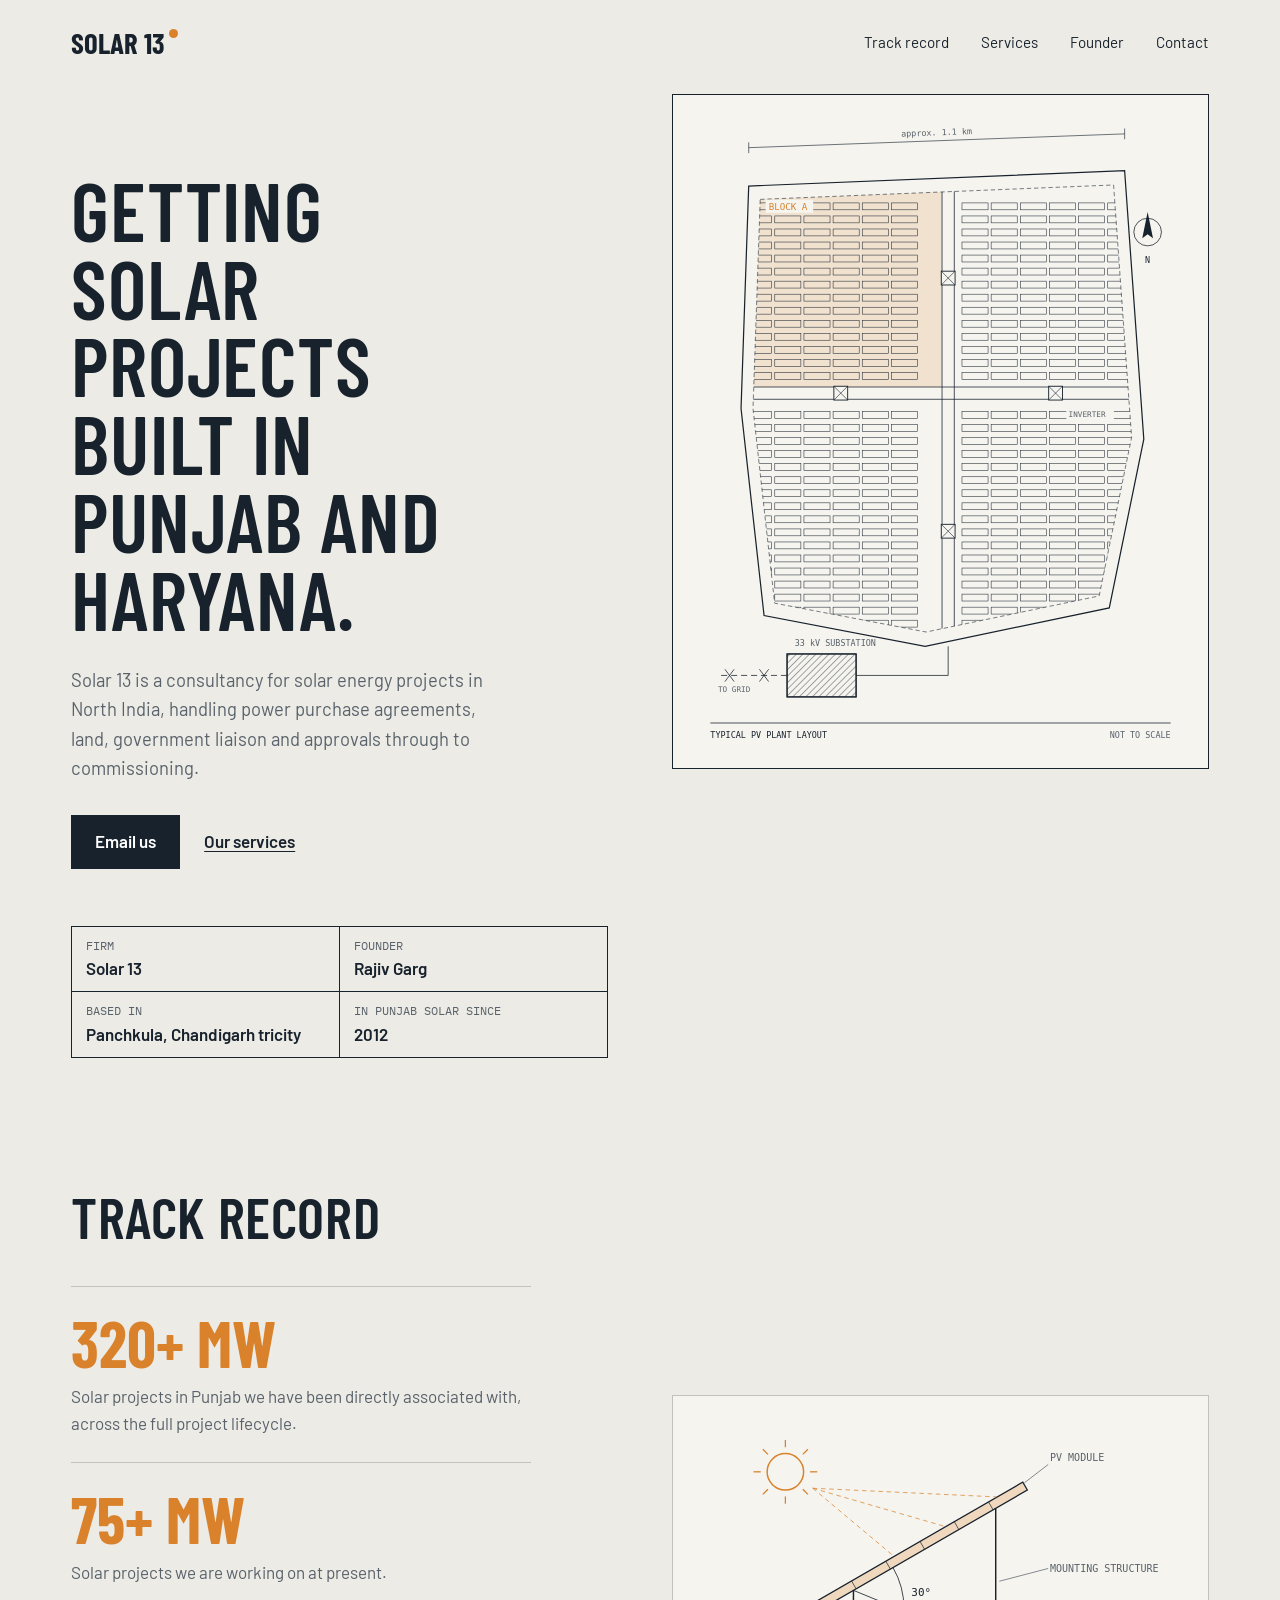
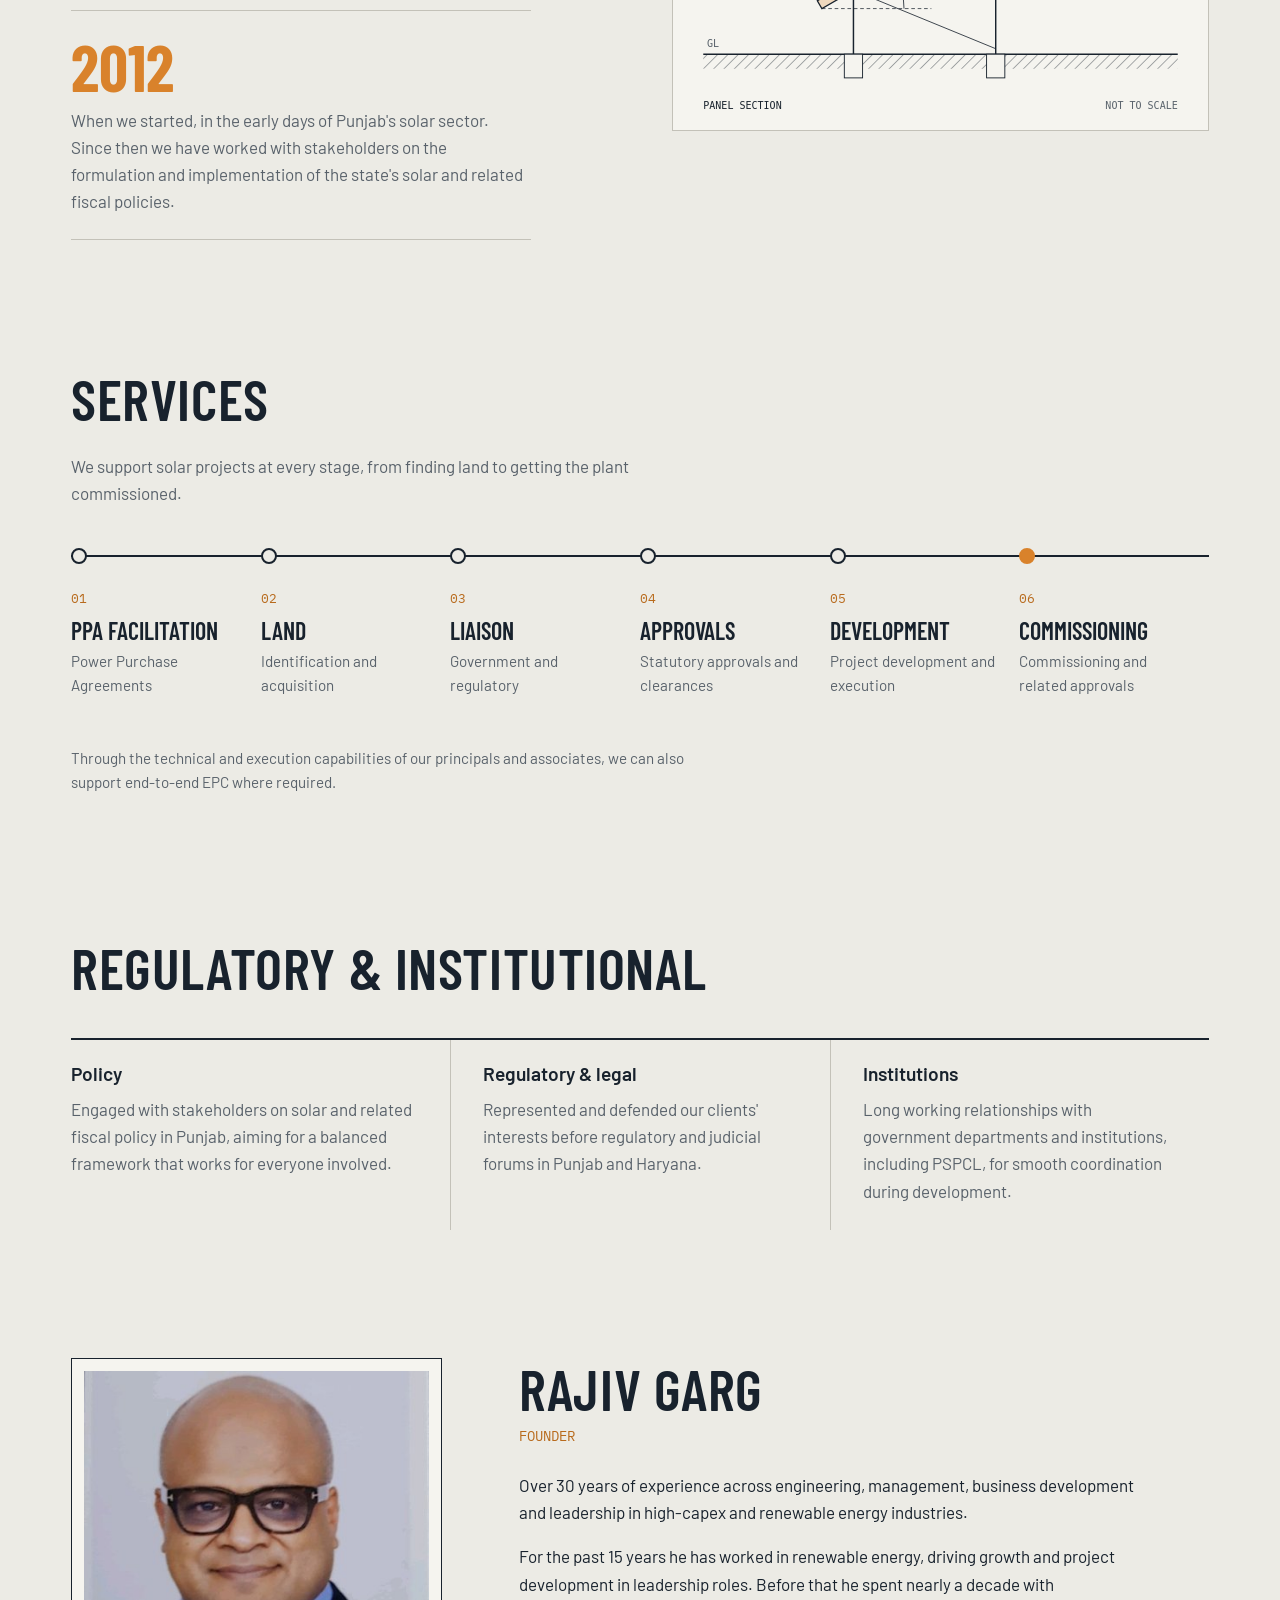
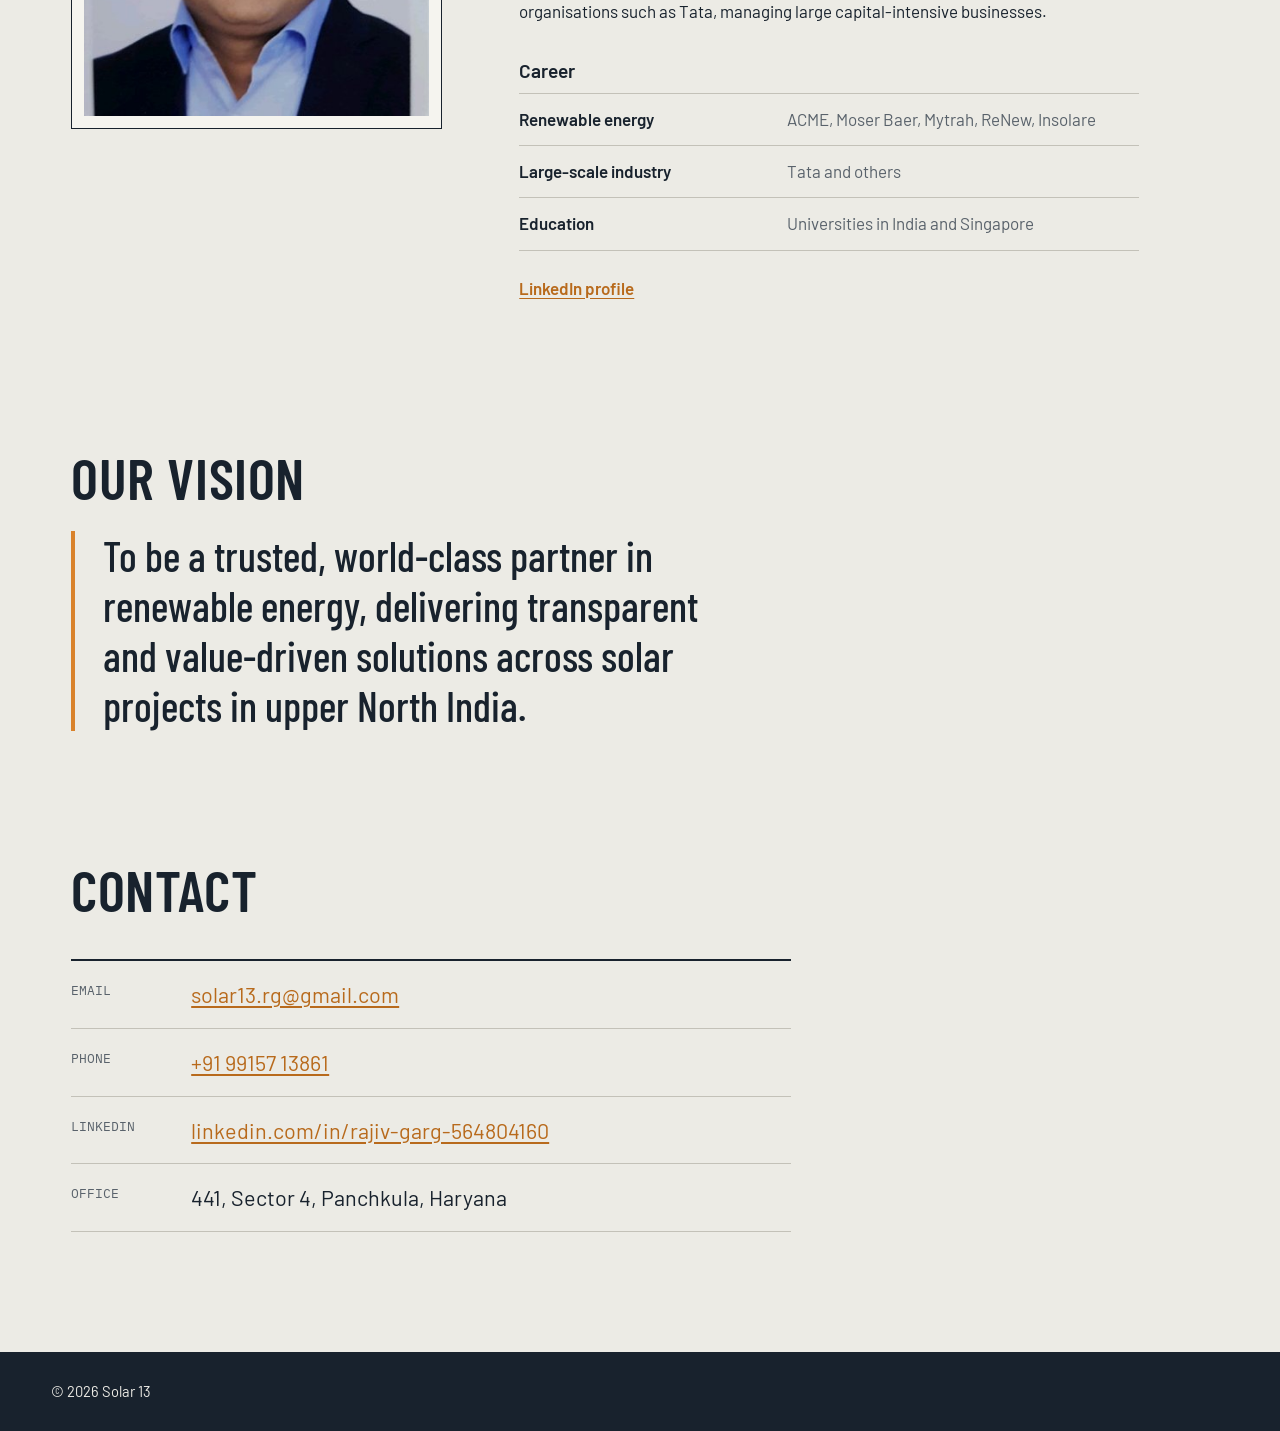
<file: index.html>
<!doctype html>
<html lang="en">
<head>
  <meta charset="utf-8">
  <meta name="viewport" content="width=device-width, initial-scale=1">
  <title>Solar 13 | Solar Energy Consultancy, Punjab &amp; Haryana</title>
  <meta name="description" content="Solar 13 is a solar energy consultancy in the Chandigarh tricity. PPA facilitation, land acquisition, government liaison, approvals and commissioning for solar projects in Punjab and Haryana.">
  <link rel="canonical" href="https://solar13.sagarsamay.com/">
  <meta property="og:type" content="website">
  <meta property="og:title" content="Solar 13">
  <meta property="og:description" content="Solar energy consultancy, government liaison and land acquisition in North India.">
  <meta property="og:url" content="https://solar13.sagarsamay.com/">
  <link rel="icon" href="/assets/favicon.svg" type="image/svg+xml">
  <link rel="preconnect" href="https://fonts.googleapis.com">
  <link rel="preconnect" href="https://fonts.gstatic.com" crossorigin>
  <link href="https://fonts.googleapis.com/css2?family=Barlow+Condensed:wght@500;600;700&family=Barlow:wght@400;500;600&family=IBM+Plex+Mono:wght@400;500&display=swap" rel="stylesheet">
  <link rel="stylesheet" href="/styles.css">
  <script src="/script.js" defer></script>
</head>
<body>
  <header class="site-header">
    <a class="wordmark" href="/">Solar 13</a>
    <nav>
      <a href="#record">Track record</a>
      <a href="#services">Services</a>
      <a href="#founder">Founder</a>
      <a href="#contact">Contact</a>
    </nav>
  </header>

  <main>
    <section class="sheet">
      <div class="sheet-text">
        <h1>Getting solar projects built in Punjab and Haryana.</h1>
        <p class="lede">Solar 13 is a consultancy for solar energy projects in North India, handling power purchase agreements, land, government liaison and approvals through to commissioning.</p>
        <p class="hero-actions">
          <a class="button" href="mailto:solar13.rg@gmail.com">Email us</a>
          <a class="text-link" href="#services">Our services</a>
        </p>
      </div>

      <figure class="sheet-drawing">
        <img src="/assets/drawings/site-plan.svg" alt="Site plan of a solar plant" width="640" height="820">
      </figure>

      <dl class="title-block">
        <div><dt>Firm</dt><dd>Solar 13</dd></div>
        <div><dt>Founder</dt><dd>Rajiv Garg</dd></div>
        <div><dt>Based in</dt><dd>Panchkula, Chandigarh tricity</dd></div>
        <div><dt>In Punjab solar since</dt><dd>2012</dd></div>
      </dl>
    </section>

    <section id="record" class="record">
      <h2>Track record</h2>
      <div class="record-grid">
        <ol class="figures">
          <li>
            <p class="measure">320+ MW</p>
            <p>Solar projects in Punjab we have been directly associated with, across the full project lifecycle.</p>
          </li>
          <li>
            <p class="measure">75+ MW</p>
            <p>Solar projects we are working on at present.</p>
          </li>
          <li>
            <p class="measure">2012</p>
            <p>When we started, in the early days of Punjab's solar sector. Since then we have worked with stakeholders on the formulation and implementation of the state's solar and related fiscal policies.</p>
          </li>
        </ol>
        <figure class="record-drawing">
          <img src="/assets/drawings/panel-section.svg" alt="Section drawing of a solar panel on its mounting structure" width="560" height="340" loading="lazy">
        </figure>
      </div>
    </section>

    <section id="services" class="services">
      <h2>Services</h2>
      <p class="intro">We support solar projects at every stage, from finding land to getting the plant commissioned.</p>
      <ol class="lifecycle">
        <li><span class="step">01</span><h3>PPA facilitation</h3><p>Power Purchase Agreements</p></li>
        <li><span class="step">02</span><h3>Land</h3><p>Identification and acquisition</p></li>
        <li><span class="step">03</span><h3>Liaison</h3><p>Government and regulatory</p></li>
        <li><span class="step">04</span><h3>Approvals</h3><p>Statutory approvals and clearances</p></li>
        <li><span class="step">05</span><h3>Development</h3><p>Project development and execution</p></li>
        <li><span class="step">06</span><h3>Commissioning</h3><p>Commissioning and related approvals</p></li>
      </ol>
      <p class="credit">Through the technical and execution capabilities of our principals and associates, we can also support end-to-end EPC where required.</p>
    </section>

    <section id="expertise" class="expertise">
      <h2>Regulatory &amp; institutional</h2>
      <div class="expertise-grid">
        <div>
          <h3>Policy</h3>
          <p>Engaged with stakeholders on solar and related fiscal policy in Punjab, aiming for a balanced framework that works for everyone involved.</p>
        </div>
        <div>
          <h3>Regulatory &amp; legal</h3>
          <p>Represented and defended our clients' interests before regulatory and judicial forums in Punjab and Haryana.</p>
        </div>
        <div>
          <h3>Institutions</h3>
          <p>Long working relationships with government departments and institutions, including PSPCL, for smooth coordination during development.</p>
        </div>
      </div>
    </section>

    <section id="founder" class="founder">
      <div class="portrait"><img src="/assets/rajiv-garg.jpg" alt="Rajiv Garg" width="400" height="400"></div>
      <div class="founder-text">
        <h2>Rajiv Garg</h2>
        <p class="role">Founder</p>
        <p>Over 30 years of experience across engineering, management, business development and leadership in high-capex and renewable energy industries.</p>
        <p>For the past 15 years he has worked in renewable energy, driving growth and project development in leadership roles. Before that he spent nearly a decade with organisations such as Tata, managing large capital-intensive businesses.</p>

        <h3>Career</h3>
        <ul class="career">
          <li><strong>Renewable energy</strong><span>ACME, Moser Baer, Mytrah, ReNew, Insolare</span></li>
          <li><strong>Large-scale industry</strong><span>Tata and others</span></li>
          <li><strong>Education</strong><span>Universities in India and Singapore</span></li>
        </ul>
        <p class="profile-link"><a href="https://www.linkedin.com/in/rajiv-garg-564804160/" target="_blank" rel="noopener">LinkedIn profile</a></p>
      </div>
    </section>

    <section class="vision">
      <h2>Our vision</h2>
      <p>To be a trusted, world-class partner in renewable energy, delivering transparent and value-driven solutions across solar projects in upper North India.</p>
    </section>

    <section id="contact" class="contact">
      <h2>Contact</h2>
      <ul class="contact-list">
        <li><span>Email</span><a href="mailto:solar13.rg@gmail.com">solar13.rg@gmail.com</a></li>
        <li><span>Phone</span><a href="tel:+919915713861">+91 99157 13861</a></li>
        <li><span>LinkedIn</span><a href="https://www.linkedin.com/in/rajiv-garg-564804160/" target="_blank" rel="noopener">linkedin.com/in/rajiv-garg-564804160</a></li>
        <li><span>Office</span>441, Sector 4, Panchkula, Haryana</li>
      </ul>
    </section>
  </main>

  <footer class="site-footer">
    <p>© <span id="year">2026</span> Solar 13</p>
  </footer>
</body>
</html>
</file>
<file: styles.css>
:root {
  --paper: #ecebe5;
  --sheet: #f5f4ef;
  --ink: #18222d;
  --grey: #59626b;
  --amber: #d9822b;
  --amber-dark: #b86a1c;
  --rule: #c3c1b8;
  --display: "Barlow Condensed", "Arial Narrow", sans-serif;
  --sans: "Barlow", system-ui, sans-serif;
  --mono: "IBM Plex Mono", ui-monospace, monospace;
  --gutter: clamp(16px, 4vw, 56px);
  --max: 1240px;
}

*, *::before, *::after { box-sizing: border-box; }

html { scroll-behavior: smooth; }

body {
  margin: 0;
  background: var(--paper);
  color: var(--ink);
  font: 1.0625rem/1.6 var(--sans);
  -webkit-font-smoothing: antialiased;
}

img { display: block; max-width: 100%; height: auto; }

a { color: var(--amber-dark); text-underline-offset: 3px; }
a:focus-visible { outline: 2px solid var(--amber); outline-offset: 3px; }

h1, h2, h3 { margin: 0; line-height: 1.05; }
h1, h2 { font-family: var(--display); font-weight: 600; text-transform: uppercase; letter-spacing: .01em; }
h2 { font-size: clamp(2.2rem, 4.6vw, 3.6rem); margin-bottom: 40px; }
h3 { font-size: 1.2rem; font-weight: 600; }
p { margin: 0 0 1em; }

/* header */

.site-header {
  max-width: var(--max);
  margin: 0 auto;
  padding: 20px var(--gutter);
  display: flex;
  align-items: center;
  justify-content: space-between;
  gap: 16px;
}

.wordmark {
  font-family: var(--display);
  font-weight: 700;
  font-size: 1.8rem;
  text-transform: uppercase;
  color: var(--ink);
  text-decoration: none;
}

.wordmark::after {
  content: "";
  display: inline-block;
  width: .32em;
  height: .32em;
  margin-left: 4px;
  border-radius: 50%;
  background: var(--amber);
  vertical-align: .55em;
}

.site-header nav { display: flex; flex-wrap: wrap; gap: clamp(14px, 2.5vw, 32px); }

.site-header nav a {
  color: var(--ink);
  font-size: .95rem;
  text-decoration: none;
  border-bottom: 1px solid transparent;
}

.site-header nav a:hover { border-color: var(--ink); }

/* hero sheet */

.sheet {
  max-width: var(--max);
  margin: 8px auto 0;
  padding: 0 var(--gutter);
  display: grid;
  grid-template-columns: 1fr 1fr;
  grid-template-areas: "text drawing" "block drawing";
  column-gap: clamp(24px, 5vw, 72px);
}

.sheet-text { grid-area: text; padding-top: clamp(24px, 6vw, 88px); }

.sheet h1 {
  font-size: clamp(2.8rem, 6.4vw, 5.6rem);
  line-height: .95;
  max-width: 10ch;
}

.lede { margin-top: 28px; max-width: 44ch; font-size: 1.15rem; color: var(--grey); }

.hero-actions { display: flex; flex-wrap: wrap; align-items: center; gap: 24px; margin-top: 32px; }

.button {
  display: inline-block;
  padding: 13px 24px;
  background: var(--ink);
  color: #fff;
  font-weight: 600;
  text-decoration: none;
}

.button:hover { background: var(--amber-dark); }

.text-link { color: var(--ink); font-weight: 600; }

.sheet-drawing {
  grid-area: drawing;
  align-self: start;
  margin: 0;
  padding: clamp(10px, 2vw, 22px);
  background: var(--sheet);
  border: 1px solid var(--ink);
}

.title-block {
  grid-area: block;
  align-self: end;
  margin: 40px 0 0;
  display: grid;
  grid-template-columns: 1fr 1fr;
  border: 1px solid var(--ink);
}

.title-block div { padding: 10px 14px 12px; border-top: 1px solid var(--ink); }
.title-block div:nth-child(-n+2) { border-top: 0; }
.title-block div:nth-child(odd) { border-right: 1px solid var(--ink); }
.title-block dt { font-family: var(--mono); font-size: .72rem; text-transform: uppercase; color: var(--grey); }
.title-block dd { margin: 2px 0 0; font-weight: 600; line-height: 1.3; }

/* sections */

.record, .services, .expertise, .founder, .vision, .contact {
  max-width: var(--max);
  margin: 0 auto;
  padding: clamp(72px, 10vw, 140px) var(--gutter) 0;
}

.record-grid {
  display: grid;
  grid-template-columns: 1fr 1fr;
  align-items: center;
  gap: clamp(24px, 5vw, 64px);
}

.figures { list-style: none; margin: 0; padding: 0; }

.figures li {
  padding: 24px 0;
  border-top: 1px solid var(--rule);
  max-width: 46ch;
}

.figures li:last-child { border-bottom: 1px solid var(--rule); }
.figures p:last-child { margin: 0; color: var(--grey); }

.measure {
  margin-bottom: 8px;
  font-family: var(--display);
  font-weight: 700;
  font-size: clamp(2.6rem, 5vw, 4rem);
  line-height: 1;
  color: var(--amber);
}

.record-drawing { margin: 0; padding: 12px; background: var(--sheet); border: 1px solid var(--rule); }

.intro { max-width: 60ch; margin: -16px 0 48px; color: var(--grey); }

/* lifecycle drawn as a line with stations */

.lifecycle {
  list-style: none;
  margin: 0;
  padding: 0;
  display: grid;
  grid-template-columns: repeat(6, 1fr);
  border-top: 2px solid var(--ink);
}

.lifecycle li {
  position: relative;
  padding: 32px 20px 0 0;
}

.lifecycle li::before {
  content: "";
  position: absolute;
  top: -9px;
  left: 0;
  width: 16px;
  height: 16px;
  border: 2px solid var(--ink);
  border-radius: 50%;
  background: var(--paper);
}

.lifecycle li:last-child::before { background: var(--amber); border-color: var(--amber); }

.step { display: block; margin-bottom: 8px; font-family: var(--mono); font-size: .8rem; color: var(--amber-dark); }
.lifecycle h3 { font-family: var(--display); font-size: 1.5rem; text-transform: uppercase; }
.lifecycle p { margin: 6px 0 0; font-size: .95rem; color: var(--grey); }

.credit { margin-top: 48px; max-width: 70ch; font-size: .95rem; color: var(--grey); }

.expertise-grid { display: grid; grid-template-columns: repeat(3, 1fr); border-top: 2px solid var(--ink); }
.expertise-grid > div { padding: 24px 32px 8px 0; }
.expertise-grid > div + div { padding-left: 32px; border-left: 1px solid var(--rule); }
.expertise-grid h3 { margin-bottom: 12px; }
.expertise-grid p { color: var(--grey); }

/* founder */

.founder {
  display: grid;
  grid-template-columns: .7fr 1.3fr;
  align-items: start;
  gap: clamp(28px, 6vw, 80px);
}

.founder h2 { margin-bottom: 0; }

.portrait {
  padding: 12px;
  background: var(--sheet);
  border: 1px solid var(--ink);
}

.portrait img { width: 100%; height: auto; aspect-ratio: 1; object-fit: cover; }

.founder-text { max-width: 62ch; }
.role { margin: 8px 0 24px; font-family: var(--mono); font-size: .85rem; text-transform: uppercase; color: var(--amber-dark); }
.founder-text h3 { margin: 36px 0 12px; }

.career { list-style: none; margin: 0; padding: 0; border-top: 1px solid var(--rule); }
.career li { display: grid; grid-template-columns: 1fr 1.4fr; gap: 16px; padding: 12px 0; border-bottom: 1px solid var(--rule); }
.career strong { font-weight: 600; }
.career span { color: var(--grey); }

.profile-link { margin-top: 24px; font-weight: 600; }

/* vision */

.vision h2 { margin-bottom: 24px; }

.vision p {
  max-width: 34ch;
  margin: 0;
  padding-left: 28px;
  border-left: 4px solid var(--amber);
  font-family: var(--display);
  font-weight: 500;
  font-size: clamp(1.7rem, 3.4vw, 2.6rem);
  line-height: 1.2;
}

/* contact */

.contact { padding-bottom: clamp(72px, 10vw, 120px); }
.contact-list { list-style: none; max-width: 720px; margin: 0; padding: 0; border-top: 2px solid var(--ink); }

.contact-list li {
  display: grid;
  grid-template-columns: 120px 1fr;
  padding: 16px 0;
  border-bottom: 1px solid var(--rule);
  font-size: clamp(1.05rem, 2vw, 1.35rem);
  overflow-wrap: anywhere;
}

.contact-list span { padding-top: 4px; font-family: var(--mono); font-size: .8rem; text-transform: uppercase; color: var(--grey); }

.site-footer { padding: 28px var(--gutter); background: var(--ink); color: var(--paper); font-size: .92rem; }
.site-footer p { margin: 0; }

.notfound { max-width: var(--max); margin: 0 auto; padding: 12vh var(--gutter); }
.notfound h1 { font-size: clamp(2.6rem, 6vw, 4.5rem); }
.notfound p { margin-top: 20px; color: var(--grey); }

@media (prefers-reduced-motion: reduce) {
  html { scroll-behavior: auto; }
}

@media (max-width: 960px) {
  .lifecycle { grid-template-columns: repeat(3, 1fr); border-top: 0; row-gap: 40px; }
  .lifecycle li { border-top: 2px solid var(--ink); }
}

@media (max-width: 860px) {
  .sheet { grid-template-columns: 1fr; grid-template-areas: "text" "drawing" "block"; }
  .sheet-text { padding-top: 16px; }
  .sheet-drawing { margin-top: 36px; }
  .title-block { margin-top: 20px; }
  .record-grid, .founder, .expertise-grid { grid-template-columns: 1fr; }
  .expertise-grid > div, .expertise-grid > div + div { padding: 24px 0 8px; border-left: 0; }
  .expertise-grid > div + div { border-top: 1px solid var(--rule); }
  .portrait { max-width: 280px; }
}

@media (max-width: 560px) {
  .site-header { flex-direction: column; align-items: flex-start; gap: 10px; }
  .title-block { grid-template-columns: 1fr; }
  .title-block div { border-right: 0 !important; border-top: 1px solid var(--ink); }
  .title-block div:first-child { border-top: 0; }

  .lifecycle { grid-template-columns: 1fr; row-gap: 0; padding-left: 8px; }
  .lifecycle li { border-top: 0; border-left: 2px solid var(--ink); padding: 0 0 28px 28px; }
  .lifecycle li:last-child { padding-bottom: 0; border-left-color: transparent; }
  .lifecycle li::before { top: 0; left: -9px; }

  .career li, .contact-list li { grid-template-columns: 1fr; gap: 2px; }
}
</file>
